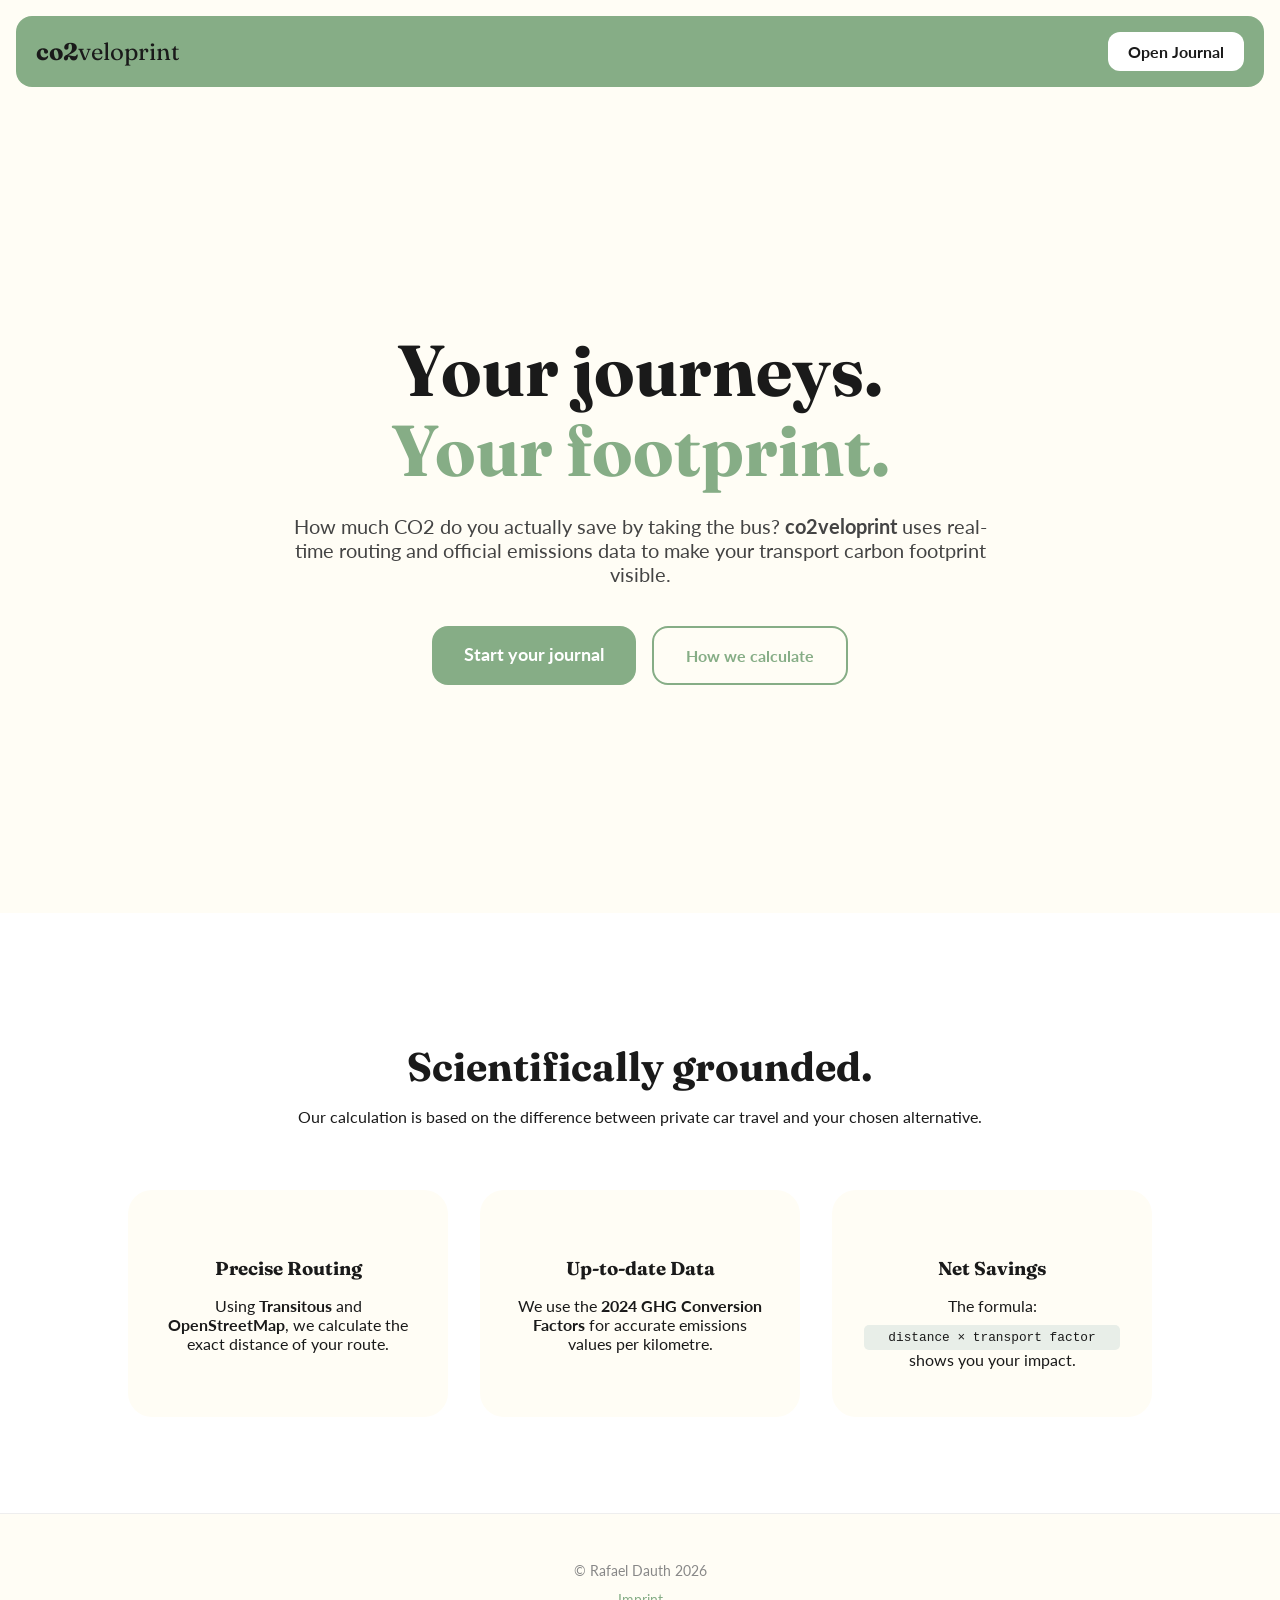
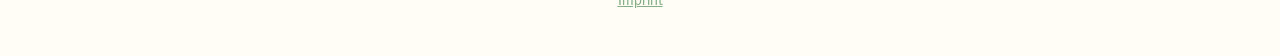
<file: index.html>
<!DOCTYPE html>
<html lang="en">
<head>
    <meta charset="UTF-8">
    <meta name="viewport" content="width=device-width, initial-scale=1.0">
    <title>co2veloprint</title>
    <link rel="stylesheet" href="css/index.css">

    <link rel="manifest" href="/manifest.json">
    <meta name="theme-color" content="#16a34a">
</head>
<body>
    <header>
        <nav class="main-nav">
            <div class="nav-brand">
                <a href="index.html" class="logo"><strong>co2</strong>veloprint</a>
            </div>
            <div class="nav-links">
                <a href="dashboard.html" class="button-nav">Open Journal</a>
            </div>
        </nav>
    </header>

    <main>
        <section class="section1 hero">
            <div class="hero-content">
                <h1>Your journeys.<br><span>Your footprint.</span></h1>
                <p>
                    How much CO2 do you actually save by taking the bus?
                    <strong>co2veloprint</strong> uses real-time routing and official emissions data
                    to make your transport carbon footprint visible.
                </p>
                <div class="hero-btns">
                    <a href="dashboard.html" class="button-primary">Start your journal</a>
                    <a href="#logic" class="button-secondary">How we calculate</a>
                </div>
            </div>
        </section>

        <section id="logic" class="section2 logic-grid">
            <div class="logic-header">
                <h2>Scientifically grounded.</h2>
                <p>Our calculation is based on the difference between private car travel and your chosen alternative.</p>
            </div>

            <div class="feature-container">
                <div class="feature-card">
                    <h3>Precise Routing</h3>
                    <p>Using <strong>Transitous</strong> and <strong>OpenStreetMap</strong>, we calculate the exact distance of your route.</p>
                </div>

                <div class="feature-card">
                    <h3>Up-to-date Data</h3>
                    <p>We use the <strong>2024 GHG Conversion Factors</strong> for accurate emissions values per kilometre.</p>
                </div>

                <div class="feature-card">
                    <h3>Net Savings</h3>
                    <p>The formula: <span>distance × transport factor</span> shows you your impact.</p>
                </div>
            </div>
        </section>
    </main>

    <footer>
        <div class="footer-bottom">
            <p>&copy; Rafael Dauth 2026</p>
            <a href="imprint.html">Imprint</a>
        </div>
    </footer>
</body>
</html>
</file>
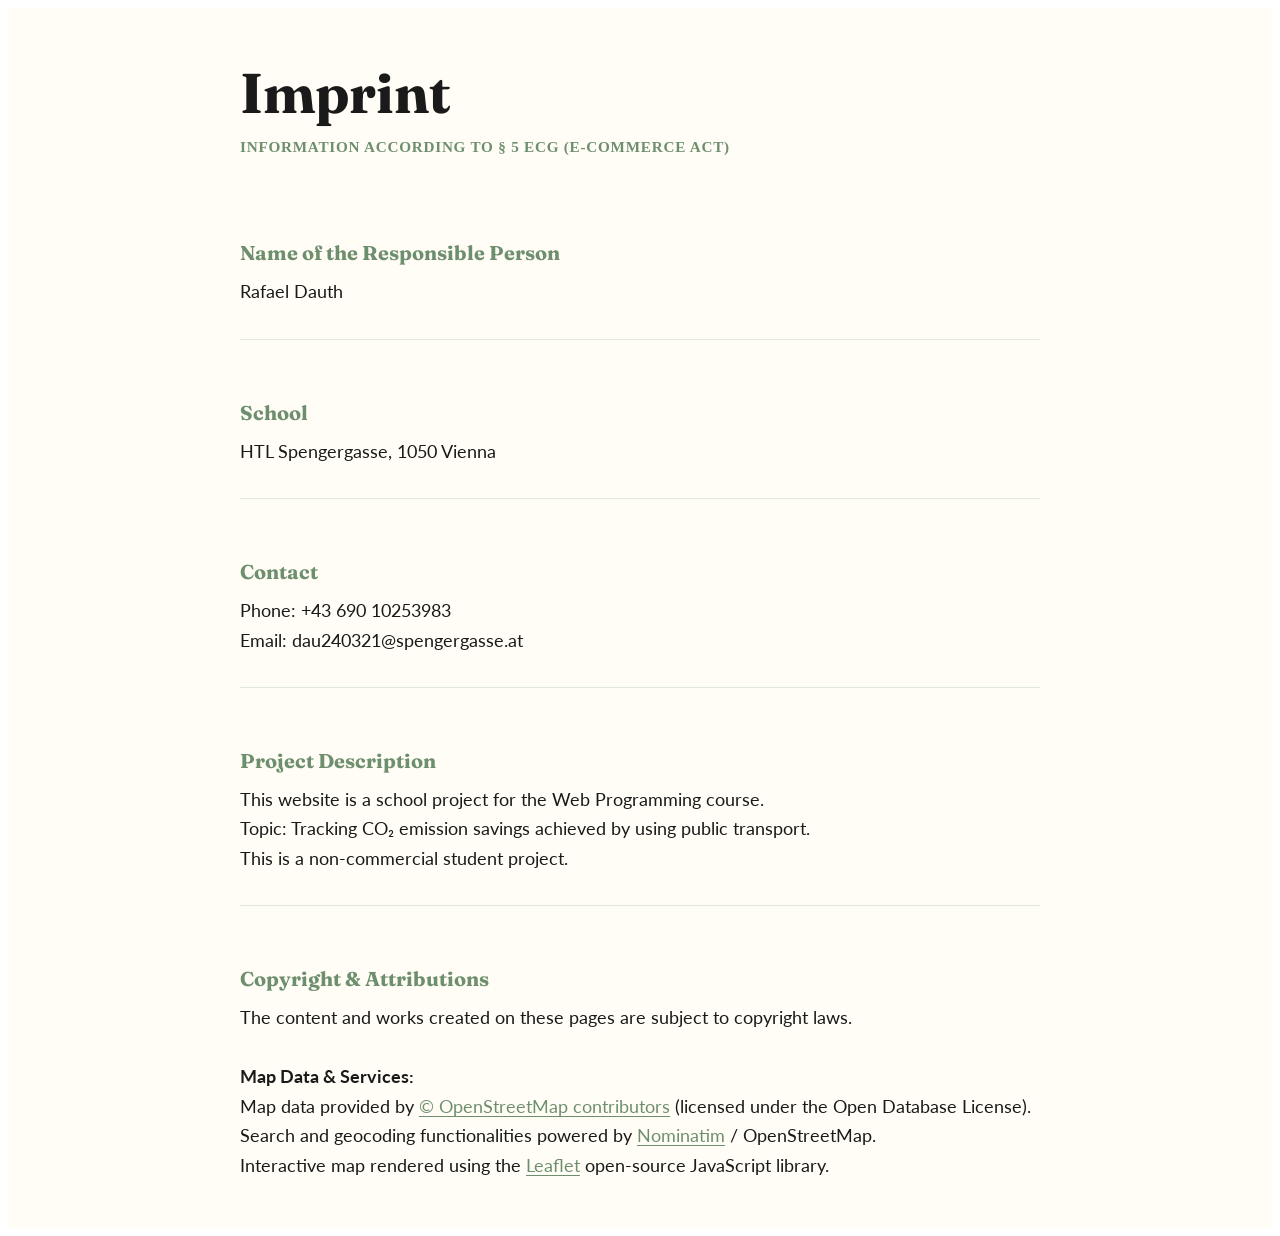
<file: imprint.html>
<!DOCTYPE html>
<html lang="en">
  <head>
    <meta charset="UTF-8" />
    <meta name="viewport" content="width=device-width, initial-scale=1.0" />
    <title>Imprint</title>
    <link rel="stylesheet" href="./css/imprint.css" />
  </head>
  <body>
    <main class="imprint-section">
        <div class="imprint-container">
            
            <h1>Imprint</h1>
            <p class="legal-subtitle">Information according to § 5 ECG (E-Commerce Act)</p>

            <div class="imprint-content">
            
            <div class="imprint-block">
                <h3>Name of the Responsible Person</h3>
                <p>Rafael Dauth</p>
            </div>

            <div class="imprint-block">
                <h3>School</h3>
                <p>HTL Spengergasse, 1050 Vienna</p>
            </div>

            <div class="imprint-block">
                <h3>Contact</h3>
                <p>
                Phone: +43 690 10253983
                <br />
                Email: dau240321@spengergasse.at
                </p>
            </div>

            <div class="imprint-block">
                <h3>Project Description</h3>
                <p>
                This website is a school project for the Web Programming course.
                <br />
                Topic: Tracking CO₂ emission savings achieved by using public transport.
                <br />
                This is a non-commercial student project.
                </p>
            </div>

            <div class="imprint-block">
                <h3>Copyright & Attributions</h3>
                <p>
                The content and works created on these pages are subject to copyright laws.
                <br /><br />
                <strong>Map Data & Services:</strong>
                <br />
                Map data provided by <a href="https://www.openstreetmap.org/copyright" target="_blank" rel="noopener noreferrer">© OpenStreetMap contributors</a> (licensed under the Open Database License).
                <br />
                Search and geocoding functionalities powered by <a href="https://nominatim.org/" target="_blank" rel="noopener noreferrer">Nominatim</a> / OpenStreetMap.
                <br />
                Interactive map rendered using the <a href="https://leafletjs.com/" target="_blank" rel="noopener noreferrer">Leaflet</a> open-source JavaScript library.
                </p>
            </div>

            </div>
        </div>
    </main>
  </body>
</html>
</file>
<file: css/index.css>
@import url('https://fonts.googleapis.com/css2?family=Fraunces:opsz,wght@9..144,400;9..144,700;9..144,900&family=Lato:wght@300;400;700&display=swap');
:root {
--primary: rgb(134, 173, 134);
--primary-dark: #6e8f6e;
--bg-cream: rgb(255, 253, 245);
--text-black: #1a1a1a;
}
html, body, div, nav, aside, main, header, footer, 
h1, p, label, input, button, a, span {
box-sizing: border-box;
margin: 0;
padding: 0;
}
body {
background-color: var(--bg-cream);
color: var(--text-black);
margin: 0;
font-family: 'Lato', sans-serif;
scroll-behavior: smooth;
margin: 0;
}
header {
background-color: var(--bg-cream);
padding: 0;
}
.main-nav {
display: flex;
flex-wrap: wrap;
justify-content: space-between;
align-items: center;
background-color: var(--primary);
padding: 1rem 1.25rem;
margin: 1rem;
border-radius: 16px;
position: sticky;
top: 1rem;
z-index: 1000;
gap: 0.75rem;
}
.logo {
font-family: 'Fraunces', serif;
font-size: 1.5rem;
text-decoration: none;
color: var(--text-black);
flex-shrink: 0;
}
.nav-links {
display: flex;
align-items: center;
flex-wrap: wrap;
gap: 0.5rem 1.5rem;
}
.nav-links a {
text-decoration: none;
color: var(--text-black);
font-weight: 700;
white-space: nowrap;
}
.button-nav {
background: white;
padding: 10px 20px;
border-radius: 12px;
white-space: nowrap;
flex-shrink: 0;
text-decoration: none;
color: var(--text-black);
font-weight: 700;
}
@media (max-width: 480px) {
.main-nav {
justify-content: center;
text-align: center;
padding: 0.875rem 1rem;
}
.nav-links {
justify-content: center;
width: 100%;
order: 3;
}
.button-nav {
padding: 8px 16px;
font-size: 0.9rem;
}
}
.section1 {
height: 90vh;
display: flex;
align-items: center;
justify-content: center;
text-align: center;
padding: 0 10%;
}
h1 {
font-family: 'Fraunces', serif;
font-size: clamp(2.5rem, 8vw, 4.5rem);
line-height: 1.1;
margin-bottom: 1.5rem;
}
h1 span { color: var(--primary); }
.hero-content p {
font-size: 1.25rem;
max-width: 700px;
margin: 0 auto 2.5rem;
color: #444;
}
.hero-btns {
display: flex;
gap: 1rem;
justify-content: center;
flex-wrap: wrap;
}
.button-primary {
background: var(--primary);
color: white;
padding: 18px 32px;
border-radius: 16px;
text-decoration: none;
font-weight: 700;
font-size: 1.1rem;
transition: 0.3s;
}
.button-secondary {
border: 2px solid var(--primary);
padding: 18px 32px;
border-radius: 16px;
text-decoration: none;
font-weight: 700;
color: var(--primary);
transition: 0.3s;
}
.button-primary:hover { background: var(--primary-dark); transform: translateY(-3px); }
.button-secondary:hover { background: var(--primary); color: white; transform: translateY(-3px); }
.section2 {
padding: 6rem 10%;
background-color: white;
}
.logic-header {
text-align: center;
margin-bottom: 4rem;
}
.logic-header h2 { font-family: 'Fraunces', serif; font-size: 2.5rem; margin-bottom: 1rem; }
.feature-container {
display: grid;
grid-template-columns: repeat(auto-fit, minmax(280px, 1fr));
gap: 2rem;
}
.feature-card {
padding: 3rem 2rem;
background: var(--bg-cream);
border-radius: 24px;
text-align: center;
transition: 0.3s;
}
.feature-card:hover { transform: translateY(-5px); }
.feature-card .icon { font-size: 3rem; margin-bottom: 1rem; display: block; }
.feature-card h3 { font-family: 'Fraunces', serif; margin-bottom: 1rem; }
.feature-card span {
display: block;
margin-top: 10px;
font-family: monospace;
background: #e8eee8;
padding: 5px;
border-radius: 5px;
font-size: 0.8rem;
}
footer {
padding: 3rem;
text-align: center;
border-top: 1px solid #eee;
}
.footer-bottom p { font-size: 0.9rem; color: #888; margin-bottom: 10px; }
.footer-bottom a { color: var(--primary); font-size: 0.9rem; }
/* autocomplition */
.field-wrapper {
position: relative;
}
.dropdown-menu {
position: absolute;
top: 100%; 
left: 0;
right: 0;
background-color: #ffffff;
border: 1px solid #ccc;
border-top: none;
max-height: 200px;
overflow-y: auto;
z-index: 1000; 
box-shadow: 0 4px 6px rgba(0,0,0,0.1);
display: none; 
border-radius: 0 0 4px 4px;
}
.dropdown-item {
padding: 10px 12px;
cursor: pointer;
font-size: 14px;
color: #333;
white-space: nowrap;
overflow: hidden;
text-overflow: ellipsis;
}
.dropdown-item:hover {
background-color: #f0f0f0;
}
</file>
<file: css/imprint.css>
@import url('https://fonts.googleapis.com/css2?family=Fraunces:opsz,wght@9..144,400;9..144,700;9..144,900&family=Lato:wght@300;400;700&display=swap');

:root {
    --primary: rgb(134, 173, 134);
    --primary-dark: #6e8f6e;
    --bg-cream: rgb(255, 253, 245);
    --text-black: #1a1a1a;
}

.imprint-section {
    padding: 8rem 10%;
    padding-top: 1rem;
    padding-bottom: 1rem;
    background-color: var(--bg-cream);
    min-height: 80vh;
    display: flex;
    justify-content: center;
}

.imprint-container {
    max-width: 800px;
    width: 100%;
}

.imprint-container h1 {
    font-family: 'Fraunces', serif;
    font-size: clamp(2.5rem, 6vw, 3.5rem);
    color: var(--text-black);
    line-height: 1.1;
    margin-bottom: 0.5rem;
}

.legal-subtitle {
    font-size: 0.95rem;
    color: var(--primary-dark); 
    font-weight: 700;
    text-transform: uppercase;
    letter-spacing: 0.05em;
    margin-bottom: 4rem;
}

.imprint-content {
    display: flex;
    flex-direction: column;
    gap: 2.5rem;
}

.imprint-block {
    border-bottom: 1px solid rgba(110, 143, 110, 0.2); 
    padding-bottom: 2rem;
}

.imprint-block:last-child {
    border-bottom: none; 
}

.imprint-content h3 {
    font-family: 'Fraunces', serif;
    font-size: 1.25rem;
    color: var(--primary-dark);
    margin-bottom: 0.75rem;
}

.imprint-content p {
    font-family: 'Lato', sans-serif;
    font-size: 1.15rem;
    line-height: 1.6;
    color: var(--text-black);
    margin: 0;
}

.imprint-content a {
    color: var(--primary-dark);
    text-decoration: underline;
    text-underline-offset: 3px;
    transition: color 0.2s ease;
}

.imprint-content a:hover {
    color: var(--text-black);
}

@media (max-width: 600px) {
    .imprint-section {
        padding: 4rem 5%;
    }
    
    .imprint-container h1 {
        font-size: 2.5rem;
    }
}
</file>
